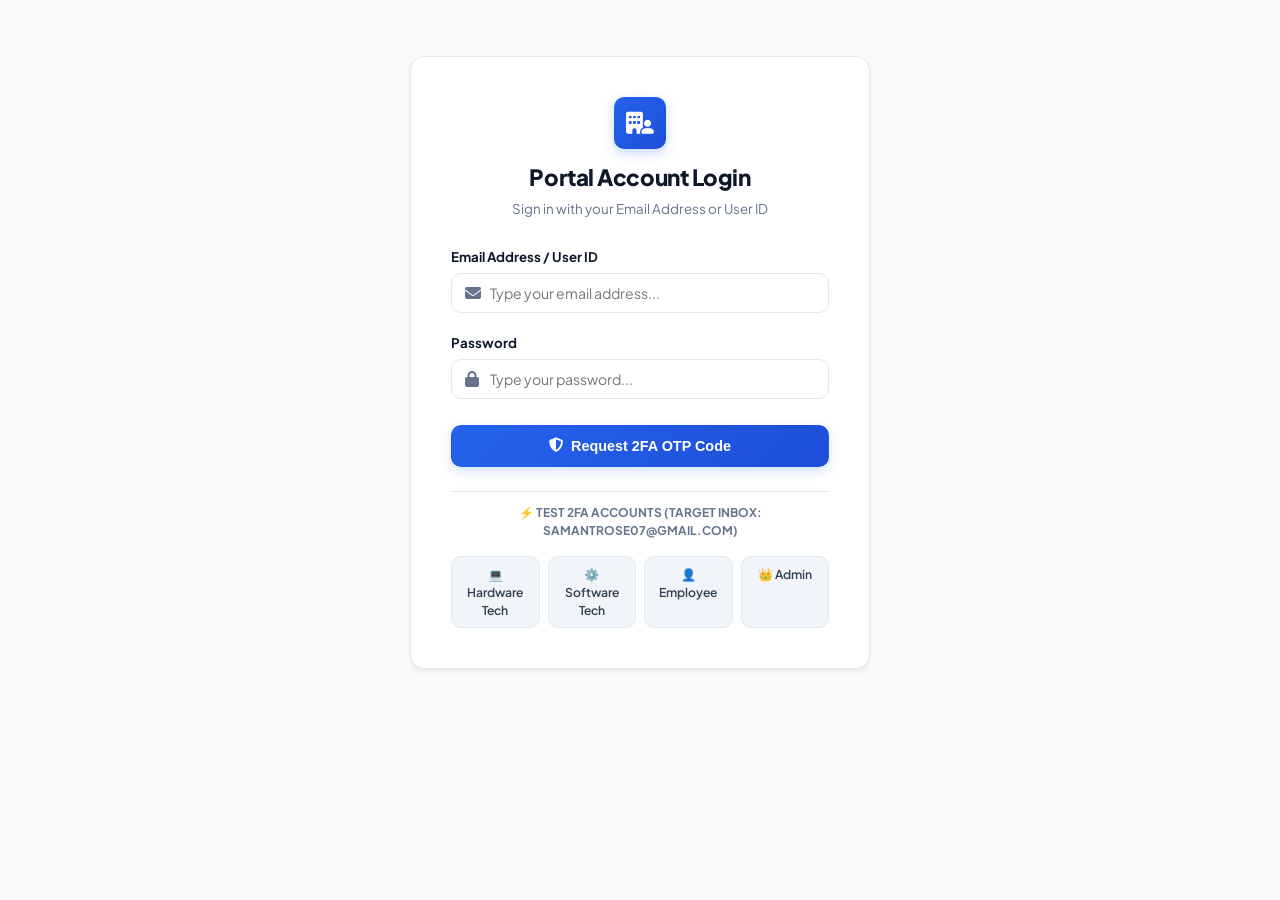
<file: index.html>
<!DOCTYPE html>
<html lang="en">
<head>
  <meta charset="UTF-8">
  <meta name="viewport" content="width=device-width, initial-scale=1.0">
  <title>Enterprise IT & Corporate Facilities Portal</title>
  <meta name="description" content="AI-Powered Enterprise IT & Corporate Facilities Service Portal with multi-role authentication, ticket management, SLA monitoring, and NLP-based auto-triage.">
  <link rel="stylesheet" href="css/styles.css">
  <link rel="stylesheet" href="https://cdnjs.cloudflare.com/ajax/libs/font-awesome/6.5.1/css/all.min.css">
</head>
<body>

  <!-- ==================== HEADER & NAVBAR ==================== -->
  <header id="main-header" style="display: none;">
    <div class="navbar">
      <div class="logo-group">
        <div class="logo-icon"><i class="fa-solid fa-building-user"></i></div>
        <div>
          <div class="logo-title">Enterprise Service Portal</div>
          <div class="logo-sub" id="nav-portal-subtitle">AI-Powered IT & Facilities Operations</div>
        </div>
      </div>

      <div class="header-actions">
        <div class="search-bar-wrap">
          <i class="fa-solid fa-magnifying-glass"></i>
          <input type="text" placeholder="Search tickets, SLAs..." onkeyup="handleGlobalSearch(this.value)">
        </div>

        <button class="btn btn-secondary" style="padding: 8px 12px; position: relative;" onclick="toggleNotificationsModal(true)">
          <i class="fa-solid fa-bell"></i>
          <span id="notif-badge-count" style="position: absolute; top: -3px; right: -3px; background: var(--accent-rose); color: white; border-radius: 50%; width: 16px; height: 16px; font-size: 0.65rem; display: flex; align-items: center; justify-content: center; font-weight: 800;">3</span>
        </button>

        <button class="theme-toggle" id="theme-toggle-btn" onclick="toggleTheme()" title="Toggle Dark/Light Mode">
          <i class="fa-solid fa-moon" id="theme-icon"></i>
        </button>

        <button class="btn btn-secondary" style="padding: 8px 12px;" onclick="toggleSettingsModal(true)">
          <i class="fa-solid fa-gear"></i> Settings
        </button>

        <div class="user-profile">
          <div class="avatar" id="user-avatar">US<div class="avatar-status-dot"></div></div>
          <div>
            <div style="font-size: 0.85rem; font-weight: 700; color: var(--text-heading);" id="user-name">User Account</div>
            <div style="font-size: 0.72rem; color: var(--text-muted); font-weight: 600;" id="user-role-label">Employee</div>
          </div>
          <button class="btn btn-secondary" style="padding: 6px 12px; font-size: 0.8rem; margin-left: 6px;" onclick="handleLogout()">
            <i class="fa-solid fa-right-from-bracket"></i> Logout
          </button>
        </div>
      </div>
    </div>

    <!-- NAVIGATION TABS BAR -->
    <div class="nav-tabs-bar" id="nav-tabs-bar">
      <button class="nav-tab active" data-tab="service-desk" onclick="switchTab('service-desk')">
        <i class="fa-solid fa-headset"></i> Service Desk
      </button>
      <button class="nav-tab" data-tab="knowledge-base" onclick="switchTab('knowledge-base')">
        <i class="fa-solid fa-book-open"></i> Knowledge Base
      </button>
      <button class="nav-tab" data-tab="asset-registry" onclick="switchTab('asset-registry')">
        <i class="fa-solid fa-laptop-code"></i> Asset Registry
      </button>
      <button class="nav-tab" data-tab="incidents" onclick="switchTab('incidents')">
        <i class="fa-solid fa-triangle-exclamation"></i> Major Incidents
      </button>
      <button class="nav-tab" data-tab="analytics" onclick="switchTab('analytics')">
        <i class="fa-solid fa-chart-line"></i> Analytics
      </button>
      <button class="nav-tab" data-tab="changes" onclick="switchTab('changes')">
        <i class="fa-solid fa-code-branch"></i> Change Mgmt
      </button>
      <button class="nav-tab" data-tab="audit" onclick="switchTab('audit')">
        <i class="fa-solid fa-shield-halved"></i> Audit Log
      </button>
      <button class="nav-tab" data-tab="floormap" onclick="switchTab('floormap')">
        <i class="fa-solid fa-map-location-dot"></i> Floor Map
      </button>
    </div>
  </header>

  <!-- ==================== NOTIFICATION CENTER MODAL ==================== -->
  <div id="modal-notifications" class="modal-overlay" style="display: none;">
    <div class="glass-panel modal-card-box" style="max-width: 560px; width: 100%; padding: 1.5rem; max-height: 85vh; display: flex; flex-direction: column;">
      <div style="display: flex; justify-content: space-between; align-items: center; margin-bottom: 1rem; border-bottom: 1px solid var(--border-color); padding-bottom: 10px; flex-shrink: 0;">
        <h3 style="font-size: 1.15rem; font-weight: 800; color: var(--text-heading);">
          <i class="fa-solid fa-bell" style="color: var(--primary-blue);"></i> Active System Notifications
        </h3>
        <button onclick="toggleNotificationsModal(false)" style="background: none; border: none; font-size: 1.2rem; cursor: pointer; color: var(--text-muted);"><i class="fa-solid fa-xmark"></i></button>
      </div>
      <div class="custom-scroll-container" style="flex: 1; overflow-y: auto; padding-right: 8px; display: flex; flex-direction: column; gap: 10px; margin-bottom: 10px;" id="notif-list-container"></div>
      <div style="display: flex; justify-content: space-between; align-items: center; border-top: 1px solid var(--border-color); padding-top: 12px; flex-shrink: 0;">
        <button type="button" class="btn btn-secondary" onclick="markNotificationsRead()"><i class="fa-solid fa-check-double"></i> Mark All as Read</button>
        <button type="button" class="btn btn-secondary" onclick="toggleNotificationsModal(false)">Close</button>
      </div>
    </div>
  </div>

  <!-- ==================== SETTINGS MODAL ==================== -->
  <div id="modal-settings" class="modal-overlay" style="display: none;">
    <div class="glass-panel modal-card-box" style="max-width: 500px; width: 100%; padding: 1.75rem; max-height: 85vh; display: flex; flex-direction: column;">
      <div style="display: flex; justify-content: space-between; align-items: center; margin-bottom: 1.25rem; flex-shrink: 0;">
        <h3 style="font-size: 1.15rem; font-weight: 700; color: var(--text-heading);">
          <i class="fa-solid fa-sliders" style="color: var(--primary-blue);"></i> Security & Emergency Settings
        </h3>
        <button onclick="toggleSettingsModal(false)" style="background: none; border: none; font-size: 1.2rem; cursor: pointer; color: var(--text-muted);"><i class="fa-solid fa-xmark"></i></button>
      </div>

      <form onsubmit="saveUserSettings(event)" style="flex: 1; overflow-y: auto; padding-right: 6px; display: flex; flex-direction: column;">
        <!-- Emergency SOS Hotline Contact -->
        <div style="background: var(--accent-rose-subtle); border: 1px solid var(--accent-rose-border); padding: 1rem 1.15rem; border-radius: var(--radius-md); margin-bottom: 1.25rem;">
          <div style="font-weight: 800; font-size: 0.92rem; color: var(--accent-rose); display: flex; align-items: center; gap: 6px;">
            <i class="fa-solid fa-phone-volume"></i> Emergency SOS Hotline Contact
          </div>
          <p style="font-size: 0.78rem; color: var(--text-body); margin: 4px 0 10px;">Registered phone contact for automated P1 Critical incident voice calls & facility safety alerts.</p>
          <div style="display: flex; gap: 8px;">
            <input type="tel" id="setting-sos-phone" class="form-input" value="9944467393" style="flex: 1;">
            <button type="button" class="btn btn-danger" onclick="triggerSosCallAlert()"><i class="fa-solid fa-phone"></i> Trigger SOS Call</button>
          </div>
        </div>

        <div class="form-group">
          <label class="form-label">Primary Account Email</label>
          <input type="email" id="setting-email" class="form-input" value="samantrose7@gmail.com" readonly style="background: var(--bg-subtle);">
        </div>

        <div class="form-group">
          <label class="form-label">2FA Authentication Protocol</label>
          <select id="setting-2fa-pref" class="form-select">
            <option value="EMAIL">Email 2FA OTP Verification (Gmail Mobile App)</option>
            <option value="SOS_CALL">Emergency Voice Telephony Dispatch (+91 9944467393)</option>
          </select>
        </div>

        <div style="display: flex; justify-content: flex-end; gap: 10px; margin-top: auto; padding-top: 1rem;">
          <button type="button" class="btn btn-secondary" onclick="toggleSettingsModal(false)">Cancel</button>
          <button type="submit" class="btn btn-primary">Save Settings</button>
        </div>
      </form>
    </div>
  </div>

  <!-- ==================== IN-TICKET CHAT MODAL ==================== -->
  <div id="modal-chat" class="modal-overlay" style="display: none;">
    <div class="glass-panel modal-card-box" style="max-width: 580px; width: 100%; padding: 0; overflow: hidden; max-height: 85vh; display: flex; flex-direction: column;">
      <div style="padding: 1.25rem 1.5rem; border-bottom: 1px solid var(--border-color); display: flex; justify-content: space-between; align-items: center; flex-shrink: 0;">
        <h3 style="font-size: 1.05rem; font-weight: 800; color: var(--text-heading);">
          <i class="fa-solid fa-comments" style="color: var(--primary-blue);"></i> Ticket Discussion Thread
        </h3>
        <button onclick="closeChatModal()" style="background: none; border: none; font-size: 1.2rem; cursor: pointer; color: var(--text-muted);"><i class="fa-solid fa-xmark"></i></button>
      </div>
      <div class="chat-container custom-scroll-container" id="chat-messages-container" style="flex: 1; overflow-y: auto;">
        <!-- Chat messages rendered here -->
      </div>
      <div class="chat-input-bar" style="flex-shrink: 0;">
        <input type="text" id="chat-input" class="form-input" placeholder="Type a message..." onkeydown="if(event.key==='Enter')sendChatMessage()" style="border-radius: var(--radius-md) 0 0 var(--radius-md); border-right: none;">
        <button class="btn btn-primary" onclick="sendChatMessage()" style="border-radius: 0 var(--radius-md) var(--radius-md) 0; padding: 10px 18px;">
          <i class="fa-solid fa-paper-plane"></i>
        </button>
      </div>
    </div>
  </div>

  <!-- ==================== CSAT SURVEY MODAL ==================== -->
  <div id="modal-csat" class="modal-overlay" style="display: none;">
    <div class="glass-panel modal-card-box" style="max-width: 440px; width: 100%; padding: 2rem; text-align: center; max-height: 85vh; overflow-y: auto;">
      <div style="width: 56px; height: 56px; background: var(--accent-emerald-subtle); border-radius: 50%; display: inline-flex; align-items: center; justify-content: center; color: var(--accent-emerald); font-size: 1.5rem; margin-bottom: 14px;">
        <i class="fa-solid fa-face-smile"></i>
      </div>
      <h3 style="font-size: 1.15rem; font-weight: 800; color: var(--text-heading); margin-bottom: 6px;">Rate Your Experience</h3>
      <p style="font-size: 0.84rem; color: var(--text-muted); margin-bottom: 1.25rem;">How satisfied are you with the resolution of this ticket?</p>
      <div class="star-rating" id="csat-stars">
        <span class="star" data-rating="1" onclick="setCsatRating(1)"><i class="fa-solid fa-star"></i></span>
        <span class="star" data-rating="2" onclick="setCsatRating(2)"><i class="fa-solid fa-star"></i></span>
        <span class="star" data-rating="3" onclick="setCsatRating(3)"><i class="fa-solid fa-star"></i></span>
        <span class="star" data-rating="4" onclick="setCsatRating(4)"><i class="fa-solid fa-star"></i></span>
        <span class="star" data-rating="5" onclick="setCsatRating(5)"><i class="fa-solid fa-star"></i></span>
      </div>
      <textarea id="csat-feedback" class="form-textarea" placeholder="Optional: Tell us more about your experience..." style="min-height: 70px; margin-top: 1rem;"></textarea>
      <div style="display: flex; gap: 10px; margin-top: 1.25rem; justify-content: center;">
        <button class="btn btn-secondary" onclick="closeCsatModal()">Skip</button>
        <button class="btn btn-primary" onclick="submitCsatRating()"><i class="fa-solid fa-check"></i> Submit Feedback</button>
      </div>
    </div>
  </div>

  <!-- ==================== KB ARTICLE DETAIL MODAL ==================== -->
  <div id="modal-kb-detail" class="modal-overlay" style="display: none;">
    <div class="glass-panel modal-card-box" style="max-width: 680px; width: 100%; padding: 1.75rem; max-height: 85vh; display: flex; flex-direction: column;">
      <div style="display: flex; justify-content: space-between; align-items: center; margin-bottom: 1rem; border-bottom: 1px solid var(--border-color); padding-bottom: 10px; flex-shrink: 0;">
        <h3 style="font-size: 1.2rem; font-weight: 800; color: var(--text-heading);" id="kb-detail-title">
          <i class="fa-solid fa-book-open" style="color: var(--primary-blue);"></i> Article Title
        </h3>
        <button onclick="closeKbDetailModal()" style="background: none; border: none; font-size: 1.2rem; cursor: pointer; color: var(--text-muted);"><i class="fa-solid fa-xmark"></i></button>
      </div>
      <div id="kb-detail-body" class="kb-detail-content custom-scroll-container" style="flex: 1; overflow-y: auto; padding-right: 8px;"></div>
      <div style="margin-top: 1rem; border-top: 1px solid var(--border-color); padding-top: 1rem; display: flex; justify-content: space-between; align-items: center; flex-shrink: 0;">
        <div id="kb-detail-tags" style="display: flex; gap: 6px; flex-wrap: wrap;"></div>
        <button class="btn btn-secondary" onclick="closeKbDetailModal()">Close</button>
      </div>
    </div>
  </div>

  <!-- ==================== MAIN CONTENT AREA ==================== -->
  <main>

    <!-- LOGIN SCREEN -->
    <div id="view-login" class="fade-in login-card-container">
      <div class="glass-panel" style="padding: 2.5rem;">
        <div style="text-align: center; margin-bottom: 1.75rem;">
          <div class="logo-icon" style="margin: 0 auto 12px; width: 52px; height: 52px; font-size: 1.4rem;">
            <i class="fa-solid fa-building-user"></i>
          </div>
          <h2 style="font-size: 1.4rem; font-weight: 800; color: var(--text-heading);">Portal Account Login</h2>
          <p style="font-size: 0.84rem; color: var(--text-muted); margin-top: 4px;">Sign in with your Email Address or User ID</p>
        </div>

        <div id="login-alert-box" style="display: none; padding: 10px 14px; border-radius: var(--radius-md); font-size: 0.82rem; font-weight: 600; margin-bottom: 1.25rem;"></div>

        <form id="form-login" autocomplete="off" onsubmit="handleManualLogin(event)">
          <div class="form-group">
            <label class="form-label">Email Address / User ID</label>
            <div style="position: relative;">
              <i class="fa-solid fa-envelope" style="position: absolute; left: 14px; top: 50%; transform: translateY(-50%); color: var(--text-muted);"></i>
              <input type="text" id="login-email" class="form-input" style="padding-left: 38px;" placeholder="Type your email address..." required autocomplete="off">
            </div>
          </div>
          <div class="form-group">
            <label class="form-label">Password</label>
            <div style="position: relative;">
              <i class="fa-solid fa-lock" style="position: absolute; left: 14px; top: 50%; transform: translateY(-50%); color: var(--text-muted);"></i>
              <input type="password" id="login-password" class="form-input" style="padding-left: 38px;" placeholder="Type your password..." required autocomplete="off">
            </div>
          </div>
          <button type="submit" class="btn btn-primary" style="width: 100%; padding: 12px; font-size: 0.9rem; margin-top: 6px;">
            <i class="fa-solid fa-shield-halved"></i> Request 2FA OTP Code
          </button>
        </form>

        <div style="margin-top: 1.5rem; border-top: 1px solid var(--border-color); padding-top: 12px;">
          <div style="font-size: 0.75rem; font-weight: 700; color: var(--text-muted); text-transform: uppercase; text-align: center; margin-bottom: 8px;">
            ⚡ Test 2FA Accounts (Target Inbox: samantrose07@gmail.com)
          </div>
          <div class="demo-role-pills" style="flex-wrap: wrap;">
            <div class="demo-pill" onclick="quickFillLogin('samantrose07@gmail.com')">💻 Hardware Tech</div>
            <div class="demo-pill" onclick="quickFillLogin('tech_software')">⚙️ Software Tech</div>
            <div class="demo-pill" onclick="quickFillLogin('samantrose94@gmail.com')">👤 Employee</div>
            <div class="demo-pill" onclick="quickFillLogin('samantrose7@gmail.com')">👑 Admin</div>
          </div>
        </div>
      </div>
    </div>

    <!-- 2FA OTP SCREEN -->
    <div id="view-otp-screen" class="fade-in login-card-container" style="display: none;">
      <div class="glass-panel" style="padding: 2.25rem;">
        <div style="text-align: center; margin-bottom: 1.25rem;">
          <div style="width: 52px; height: 52px; background: var(--primary-blue-subtle); border-radius: 50%; display: inline-flex; align-items: center; justify-content: center; color: var(--primary-blue); font-size: 1.4rem; margin-bottom: 10px;">
            <i class="fa-solid fa-shield-halved"></i>
          </div>
          <h2 style="font-size: 1.3rem; font-weight: 800; color: var(--text-heading);">Two-Factor Authentication</h2>
          <p style="font-size: 0.83rem; color: var(--text-muted); margin-top: 4px;">
            Application: <b>Enterprise IT & Corporate Facilities Portal</b>
          </p>
          <div style="background: var(--accent-emerald-subtle); color: var(--accent-emerald); border: 1px solid var(--accent-emerald-border); padding: 12px; border-radius: var(--radius-md); margin-top: 12px; font-size: 0.85rem;" id="screen-otp-demo-code">
            <i class="fa-solid fa-envelope"></i> 2FA OTP Code sent to your email!
          </div>
        </div>

        <form onsubmit="handleOtpSubmit(event)">
          <div class="otp-input-group">
            <input type="text" id="otp1" maxlength="1" class="otp-box" placeholder="-" onkeyup="moveOtpFocus(this, 1)" autofocus required>
            <input type="text" id="otp2" maxlength="1" class="otp-box" placeholder="-" onkeyup="moveOtpFocus(this, 2)" required>
            <input type="text" id="otp3" maxlength="1" class="otp-box" placeholder="-" onkeyup="moveOtpFocus(this, 3)" required>
            <input type="text" id="otp4" maxlength="1" class="otp-box" placeholder="-" onkeyup="moveOtpFocus(this, 4)" required>
            <input type="text" id="otp5" maxlength="1" class="otp-box" placeholder="-" onkeyup="moveOtpFocus(this, 5)" required>
            <input type="text" id="otp6" maxlength="1" class="otp-box" placeholder="-" onkeyup="moveOtpFocus(this, 6)" required>
          </div>
          <button type="submit" class="btn btn-primary" style="width: 100%; padding: 12px; font-size: 0.9rem;">
            <i class="fa-solid fa-shield-check"></i> Verify OTP & Complete Login
          </button>
        </form>
      </div>
    </div>

    <!-- ==================== EMPLOYEE SERVICE DESK VIEW ==================== -->
    <div id="view-employee" class="fade-in" style="display: none;">
      <div class="catalog-grid">
        <div class="catalog-card" onclick="prefillCategory('Hardware / Laptop')">
          <div class="catalog-icon hw"><i class="fa-solid fa-laptop"></i></div>
          <div>
            <div style="font-weight: 700; font-size: 0.88rem; color: var(--text-heading);">Hardware & Devices</div>
            <div style="font-size: 0.75rem; color: var(--text-muted);">Laptop, Display, Keyboard</div>
          </div>
        </div>
        <div class="catalog-card" onclick="prefillCategory('Software / Access')">
          <div class="catalog-icon sw"><i class="fa-solid fa-code"></i></div>
          <div>
            <div style="font-weight: 700; font-size: 0.88rem; color: var(--text-heading);">Software & Access</div>
            <div style="font-size: 0.75rem; color: var(--text-muted);">Licenses, CRM, Permissions</div>
          </div>
        </div>
        <div class="catalog-card" onclick="prefillCategory('Facilities / HVAC')">
          <div class="catalog-icon fac"><i class="fa-solid fa-temperature-arrow-down"></i></div>
          <div>
            <div style="font-weight: 700; font-size: 0.88rem; color: var(--text-heading);">Facilities & HVAC</div>
            <div style="font-size: 0.75rem; color: var(--text-muted);">Cooling, Leaks, Power</div>
          </div>
        </div>
        <div class="catalog-card" onclick="prefillCategory('Network / Connectivity')">
          <div class="catalog-icon net"><i class="fa-solid fa-wifi"></i></div>
          <div>
            <div style="font-weight: 700; font-size: 0.88rem; color: var(--text-heading);">Network & VPN</div>
            <div style="font-size: 0.75rem; color: var(--text-muted);">Wi-Fi, Router, GlobalProtect</div>
          </div>
        </div>
      </div>

      <!-- Quick Action Shortcuts -->
      <div style="display: flex; gap: 10px; margin-bottom: 1.5rem; flex-wrap: wrap;">
        <button class="btn btn-secondary" style="font-size: 0.8rem;" onclick="quickSubmitTicket('Password Reset', 'Software / Access', 'Please reset my Active Directory password.', 'P3_MEDIUM')">
          <i class="fa-solid fa-key"></i> Password Reset
        </button>
        <button class="btn btn-secondary" style="font-size: 0.8rem;" onclick="quickSubmitTicket('VPN Access Request', 'Software / Access', 'Need GlobalProtect VPN access for remote work.', 'P3_MEDIUM')">
          <i class="fa-solid fa-lock"></i> VPN Access
        </button>
        <button class="btn btn-secondary" style="font-size: 0.8rem;" onclick="quickSubmitTicket('New Software Installation', 'Software / Access', 'Requesting installation of licensed software.', 'P3_MEDIUM')">
          <i class="fa-solid fa-download"></i> New Software
        </button>
        <button class="btn btn-secondary" style="font-size: 0.8rem;" onclick="quickSubmitTicket('Hardware Replacement', 'Hardware / Laptop', 'Device is malfunctioning and needs replacement.', 'P2_HIGH')">
          <i class="fa-solid fa-arrows-rotate"></i> Hardware Replace
        </button>
      </div>

      <div class="section-header">
        <div>
          <h1 class="section-title">Submit Service Request</h1>
          <p class="section-desc">Type your issue in plain English. The AI microservice automatically classifies category, urgency, and optimal vendor.</p>
        </div>
      </div>

      <div class="grid-2col">
        <!-- Ticket Form -->
        <div class="glass-panel" style="padding: 1.75rem;">
          <form id="form-create-ticket" onsubmit="handleTicketSubmit(event)">
            <div class="form-group">
              <label class="form-label">Issue Title</label>
              <input type="text" id="input-title" class="form-input" placeholder="e.g. Workstation screen flickering or Server room cooling leak" required>
            </div>
            <div class="form-group">
              <label class="form-label">Location / Desk / Office</label>
              <input type="text" id="input-location" class="form-input" placeholder="e.g. Building B, Floor 3, Desk 304" required>
            </div>
            <div class="form-group">
              <label class="form-label">Link to Asset (Optional)</label>
              <select id="input-asset-link" class="form-select">
                <option value="">-- No Asset Linked --</option>
              </select>
            </div>
            <div class="form-group">
              <label class="form-label">Detailed Description (Natural Language Text)</label>
              <textarea id="input-desc" class="form-textarea" placeholder="Describe what happened, error messages, or physical observations..." required oninput="handleLiveAiAnalysis()"></textarea>
            </div>

            <!-- Self-Service Deflection Box -->
            <div class="deflection-box" id="deflection-box" style="display: none;">
              <div style="font-weight: 800; font-size: 0.85rem; color: var(--accent-emerald); margin-bottom: 8px;">
                <i class="fa-solid fa-lightbulb"></i> Try These Solutions First
              </div>
              <div id="deflection-suggestions"></div>
            </div>

            <!-- Live AI NLP Analysis Preview -->
            <div class="ai-preview-box">
              <span class="ai-badge"><i class="fa-solid fa-microchip"></i> Live Hugging Face NLP AI</span>
              <div style="font-size: 0.82rem; font-weight: 700; color: var(--primary-blue);">AI Microservice Live Inference Engine:</div>
              <div class="ai-meta-grid">
                <div class="ai-meta-item">
                  <div class="ai-meta-label">Category (DistilBERT)</div>
                  <div class="ai-meta-val" id="ai-category" style="color: var(--primary-blue);">-- Type Description --</div>
                </div>
                <div class="ai-meta-item">
                  <div class="ai-meta-label">Sentiment & Urgency (RoBERTa)</div>
                  <div class="ai-meta-val" id="ai-priority" style="color: var(--accent-amber);">-- Neutral --</div>
                </div>
                <div class="ai-meta-item">
                  <div class="ai-meta-label">Auto-Routed Team</div>
                  <div class="ai-meta-val" id="ai-vendor" style="color: var(--accent-emerald);">-- Auto Match --</div>
                </div>
              </div>
            </div>

            <div style="margin-top: 1.25rem;">
              <button type="submit" class="btn btn-primary" style="width: 100%; padding: 12px;">
                <i class="fa-solid fa-paper-plane"></i> Submit Ticket with AI Triage
              </button>
            </div>
          </form>
        </div>

        <!-- My Requests List -->
        <div>
          <div style="display: flex; justify-content: space-between; align-items: center; margin-bottom: 1rem;">
            <h2 style="font-size: 1.15rem; font-weight: 800; color: var(--text-heading);">My Active Requests</h2>
            <span style="font-size: 0.8rem; font-weight: 600; color: var(--text-muted);" id="my-ticket-count">Total: 0 Tickets</span>
          </div>
          <div id="my-tickets-container"></div>
        </div>
      </div>
    </div>

    <!-- ==================== TECHNICIAN WORK QUEUE VIEW ==================== -->
    <div id="view-tech" class="fade-in" style="display: none;">
      <div class="section-header">
        <div>
          <h1 class="section-title">Technician & Specialist Work Queue</h1>
          <p class="section-desc">Assigned incidents and live Service Level Agreement (SLA) countdown timers.</p>
        </div>
      </div>
      <div id="tech-queue-container" class="grid-2col"></div>
    </div>

    <!-- ==================== ADMIN EXECUTIVE DASHBOARD VIEW ==================== -->
    <div id="view-admin" class="fade-in" style="display: none;">
      <div class="section-header">
        <div>
          <h1 class="section-title">Executive Master Analytics Dashboard</h1>
          <p class="section-desc">Real-time enterprise metrics, AI classification health, vendor performance, and security audit overview.</p>
        </div>
      </div>

      <div class="grid-4col" style="margin-bottom: 1.75rem;" id="admin-kpi-cards">
        <!-- KPI cards rendered dynamically -->
      </div>

      <div class="grid-2col">
        <!-- AI Category Table -->
        <div class="glass-panel" style="padding: 1.5rem;">
          <h3 style="font-size: 1.05rem; font-weight: 800; color: var(--text-heading); margin-bottom: 1rem;">AI Classification by Domain Category</h3>
          <table style="width: 100%; border-collapse: collapse; font-size: 0.84rem; color: var(--text-body);">
            <thead>
              <tr style="border-bottom: 1px solid var(--border-color); text-align: left; color: var(--text-muted);">
                <th style="padding: 10px 8px;">Category</th>
                <th style="padding: 10px 8px;">Model Used</th>
                <th style="padding: 10px 8px;">Volume</th>
                <th style="padding: 10px 8px;">Accuracy</th>
              </tr>
            </thead>
            <tbody id="admin-ai-table-body">
              <!-- Rendered dynamically -->
            </tbody>
          </table>
        </div>

        <!-- Vendor Leaderboard -->
        <div class="glass-panel" style="padding: 1.5rem;">
          <h3 style="font-size: 1.05rem; font-weight: 800; color: var(--text-heading); margin-bottom: 1rem;">Specialist Teams & Vendor SLA Compliance</h3>
          <div id="admin-vendor-list" style="display: flex; flex-direction: column; gap: 12px;"></div>
        </div>
      </div>
    </div>

    <!-- ==================== KNOWLEDGE BASE VIEW ==================== -->
    <div id="view-kb" class="fade-in" style="display: none;">
      <div class="section-header">
        <div>
          <h1 class="section-title">Knowledge Base & Self-Service Library</h1>
          <p class="section-desc">Search articles to resolve issues without submitting a ticket. Powered by smart deflection AI.</p>
        </div>
        <div style="display: flex; align-items: center; gap: 10px;">
          <span style="font-size: 0.82rem; font-weight: 700; color: var(--accent-emerald);"><i class="fa-solid fa-arrow-down"></i> Deflection Rate: <span id="kb-deflection-rate">0%</span></span>
        </div>
      </div>
      <div class="kb-search-wrap" style="margin-bottom: 1.5rem;">
        <i class="fa-solid fa-magnifying-glass" style="position: absolute; left: 14px; top: 50%; transform: translateY(-50%); color: var(--text-muted);"></i>
        <input type="text" id="kb-search-input" class="form-input" style="padding-left: 40px; max-width: 480px;" placeholder="Search knowledge base articles..." oninput="searchKbArticles(this.value)">
      </div>
      <div style="display: flex; gap: 8px; margin-bottom: 1.25rem; flex-wrap: wrap;" id="kb-filter-pills">
        <button class="btn btn-secondary" style="font-size: 0.78rem; padding: 5px 12px;" onclick="filterKbByDomain('ALL')">All</button>
        <button class="btn btn-secondary" style="font-size: 0.78rem; padding: 5px 12px;" onclick="filterKbByDomain('HARDWARE')">💻 Hardware</button>
        <button class="btn btn-secondary" style="font-size: 0.78rem; padding: 5px 12px;" onclick="filterKbByDomain('SOFTWARE')">⚙️ Software</button>
        <button class="btn btn-secondary" style="font-size: 0.78rem; padding: 5px 12px;" onclick="filterKbByDomain('FACILITIES')">🏢 Facilities</button>
        <button class="btn btn-secondary" style="font-size: 0.78rem; padding: 5px 12px;" onclick="filterKbByDomain('NETWORK')">📡 Network</button>
      </div>
      <div class="grid-3col" id="kb-articles-grid">
        <!-- KB article cards rendered here -->
      </div>
    </div>

    <!-- ==================== IT ASSET MANAGEMENT VIEW ==================== -->
    <div id="view-itam" class="fade-in" style="display: none;">
      <div class="section-header">
        <div>
          <h1 class="section-title">IT Asset Management Registry</h1>
          <p class="section-desc">Enterprise device inventory, lifecycle tracking, and warranty management.</p>
        </div>
      </div>
      <div class="grid-4col" style="margin-bottom: 1.5rem;" id="itam-summary-cards">
        <!-- Asset summary cards -->
      </div>
      <div class="grid-3col" id="itam-assets-grid">
        <!-- Asset cards rendered here -->
      </div>
    </div>

    <!-- ==================== MAJOR INCIDENTS VIEW ==================== -->
    <div id="view-incidents" class="fade-in" style="display: none;">
      <div class="section-header">
        <div>
          <h1 class="section-title">Major Incident War Room</h1>
          <p class="section-desc">Active outages, coordinated P1 response, and batch ticket resolution.</p>
        </div>
      </div>
      <div id="incidents-container">
        <!-- Incident cards rendered here -->
      </div>
    </div>

    <!-- ==================== SLA ANALYTICS VIEW ==================== -->
    <div id="view-analytics" class="fade-in" style="display: none;">
      <div class="section-header">
        <div>
          <h1 class="section-title">SLA Analytics & Executive Reporting</h1>
          <p class="section-desc">Visual charts, MTTR tracking, vendor compliance scores, and weekly trends.</p>
        </div>
      </div>
      <div class="grid-4col" style="margin-bottom: 1.75rem;" id="analytics-kpi-row">
        <!-- Analytics KPI cards -->
      </div>
      <div class="grid-2col" style="margin-bottom: 1.75rem;">
        <div class="glass-panel" style="padding: 1.5rem;">
          <h3 style="font-size: 1.05rem; font-weight: 800; color: var(--text-heading); margin-bottom: 1.25rem;">Ticket Distribution by Category</h3>
          <div id="chart-category-bars"></div>
        </div>
        <div class="glass-panel" style="padding: 1.5rem;">
          <h3 style="font-size: 1.05rem; font-weight: 800; color: var(--text-heading); margin-bottom: 1.25rem;">Priority Level Breakdown</h3>
          <div id="chart-priority-bars"></div>
        </div>
      </div>
      <div class="glass-panel" style="padding: 1.5rem;">
        <h3 style="font-size: 1.05rem; font-weight: 800; color: var(--text-heading); margin-bottom: 1.25rem;">Vendor SLA Compliance</h3>
        <div id="chart-vendor-compliance"></div>
      </div>
    </div>

    <!-- ==================== CHANGE MANAGEMENT VIEW ==================== -->
    <div id="view-changes" class="fade-in" style="display: none;">
      <div class="section-header">
        <div>
          <h1 class="section-title">Change Management & Advisory Board</h1>
          <p class="section-desc">Submit change requests, track approvals, and manage implementation schedules.</p>
        </div>
      </div>
      <div class="grid-2col">
        <!-- Change Request Form -->
        <div class="glass-panel" style="padding: 1.75rem;">
          <h3 style="font-size: 1.05rem; font-weight: 800; color: var(--text-heading); margin-bottom: 1rem;">
            <i class="fa-solid fa-plus-circle" style="color: var(--primary-blue);"></i> Submit Change Request
          </h3>
          <form id="form-change-request" onsubmit="handleChangeSubmit(event)">
            <div class="form-group">
              <label class="form-label">Change Type</label>
              <select id="change-type" class="form-select" required>
                <option value="Software Install">Software Installation</option>
                <option value="Access Change">Access / Permission Change</option>
                <option value="Config Update">Configuration Update</option>
                <option value="Infrastructure">Infrastructure Change</option>
              </select>
            </div>
            <div class="form-group">
              <label class="form-label">Change Description</label>
              <textarea id="change-desc" class="form-textarea" placeholder="Describe the change and its purpose..." required style="min-height: 80px;"></textarea>
            </div>
            <div class="form-group">
              <label class="form-label">Business Justification</label>
              <input type="text" id="change-justification" class="form-input" placeholder="Why is this change needed?" required>
            </div>
            <div class="form-group">
              <label class="form-label">Expected Impact</label>
              <select id="change-impact" class="form-select">
                <option value="Low">Low — Routine, no downtime</option>
                <option value="Medium">Medium — Brief service interruption</option>
                <option value="High">High — Extended downtime possible</option>
                <option value="Critical">Critical — Production deployment</option>
              </select>
            </div>
            <button type="submit" class="btn btn-primary" style="width: 100%; padding: 12px;">
              <i class="fa-solid fa-paper-plane"></i> Submit Change Request
            </button>
          </form>
        </div>

        <!-- Change Requests Queue -->
        <div>
          <div style="display: flex; justify-content: space-between; align-items: center; margin-bottom: 1rem;">
            <h3 style="font-size: 1.05rem; font-weight: 800; color: var(--text-heading);">Change Request Queue</h3>
            <span style="font-size: 0.8rem; font-weight: 600; color: var(--text-muted);" id="change-count">Total: 0</span>
          </div>
          <div id="changes-container"></div>
        </div>
      </div>
    </div>

    <!-- ==================== AUDIT LOG VIEW ==================== -->
    <div id="view-audit" class="fade-in" style="display: none;">
      <div class="section-header">
        <div>
          <h1 class="section-title">Security & Operations Audit Log</h1>
          <p class="section-desc">Complete activity trail of logins, ticket actions, SOS triggers, and change approvals.</p>
        </div>
      </div>
      <div class="glass-panel" style="padding: 1.5rem; overflow-x: auto;">
        <table class="audit-table" style="width: 100%; border-collapse: collapse; font-size: 0.84rem;">
          <thead>
            <tr style="border-bottom: 2px solid var(--border-color); text-align: left; color: var(--text-muted);">
              <th style="padding: 12px 10px;">Timestamp</th>
              <th style="padding: 12px 10px;">Action</th>
              <th style="padding: 12px 10px;">User</th>
              <th style="padding: 12px 10px;">Details</th>
            </tr>
          </thead>
          <tbody id="audit-log-body">
            <!-- Audit rows rendered here -->
          </tbody>
        </table>
      </div>
    </div>

    <!-- ==================== FLOOR MAP VIEW ==================== -->
    <div id="view-floormap" class="fade-in" style="display: none;">
      <div class="section-header">
        <div>
          <h1 class="section-title">Interactive Facility Floor Map</h1>
          <p class="section-desc">Building layout with live incident location pins and desk assignments.</p>
        </div>
        <div>
          <select class="form-select" id="floormap-floor-select" onchange="renderFloorMap()" style="font-size: 0.82rem; padding: 6px 10px;">
            <option value="1">Floor 1 — Lobby & Facilities</option>
            <option value="2">Floor 2 — Engineering</option>
            <option value="3" selected>Floor 3 — Operations</option>
          </select>
        </div>
      </div>
      <div class="glass-panel" style="padding: 1.5rem;">
        <div class="floor-legend" style="margin-bottom: 1rem;">
          <span class="legend-item"><span class="legend-dot" style="background: #DBEAFE;"></span> Desk</span>
          <span class="legend-item"><span class="legend-dot" style="background: #E0E7FF;"></span> Server Room</span>
          <span class="legend-item"><span class="legend-dot" style="background: #FEE2E2;"></span> HVAC Unit</span>
          <span class="legend-item"><span class="legend-dot" style="background: #D1FAE5;"></span> Network Hub</span>
          <span class="legend-item"><span class="legend-dot" style="background: #FEF3C7;"></span> Meeting Room</span>
          <span class="legend-item"><span class="legend-dot pulse-dot" style="background: var(--accent-rose);"></span> Active Incident</span>
        </div>
        <div class="floor-grid" id="floor-grid">
          <!-- Floor cells rendered here -->
        </div>
      </div>
      <div id="floormap-incident-detail" style="margin-top: 1rem;"></div>
    </div>

  </main>

  <script src="js/app.js"></script>
</body>
</html>
</file>
<file: css/styles.css>
/* ====================================================================
   ENTERPRISE IT & CORPORATE FACILITIES SERVICE PORTAL
   Weeks 1–5: Core Architecture, 2FA Auth, Service Desk, Telephony, AI NLP
   ==================================================================== */

@import url('https://fonts.googleapis.com/css2?family=Plus+Jakarta+Sans:wght@400;500;600;700;800&family=JetBrains+Mono:wght@400;500;700&display=swap');

:root {
  --bg-main: #F8FAFC;
  --bg-surface: #FFFFFF;
  --bg-subtle: #F1F5F9;
  --bg-hover: #E2E8F0;

  --text-heading: #0F172A;
  --text-body: #334155;
  --text-muted: #64748B;
  --text-light: #94A3B8;

  --primary-blue: #2563EB;
  --primary-blue-dark: #1D4ED8;
  --primary-blue-subtle: #EFF6FF;
  --primary-blue-border: #BFDBFE;

  --accent-emerald: #059669;
  --accent-emerald-subtle: #ECFDF5;
  --accent-emerald-border: #A7F3D0;

  --accent-rose: #DC2626;
  --accent-rose-subtle: #FEF2F2;
  --accent-rose-border: #FCA5A5;

  --accent-amber: #D97706;
  --accent-amber-subtle: #FFFBEB;
  --accent-amber-border: #FDE68A;

  --accent-indigo: #4F46E5;
  --accent-indigo-subtle: #EEF2FF;
  --accent-purple: #7C3AED;

  --border-color: #E2E8F0;
  --border-color-focus: #93C5FD;

  --shadow-sm: 0 1px 2px 0 rgba(0,0,0,0.05);
  --shadow-md: 0 4px 6px -1px rgba(0,0,0,0.05), 0 2px 4px -1px rgba(0,0,0,0.03);
  --shadow-lg: 0 10px 25px -3px rgba(15,23,42,0.08), 0 4px 10px -2px rgba(15,23,42,0.04);

  --radius-sm: 6px;
  --radius-md: 10px;
  --radius-lg: 14px;
  --radius-xl: 20px;
}

/* Reset */
* { margin: 0; padding: 0; box-sizing: border-box; }

body {
  font-family: 'Plus Jakarta Sans', -apple-system, BlinkMacSystemFont, 'Segoe UI', Roboto, sans-serif;
  background-color: var(--bg-main);
  color: var(--text-body);
  line-height: 1.5;
  -webkit-font-smoothing: antialiased;
  min-height: 100vh;
  display: flex;
  flex-direction: column;
}

h1, h2, h3, h4, h5, h6 {
  color: var(--text-heading);
  font-weight: 700;
  letter-spacing: -0.02em;
}

/* Glass Panel */
.glass-panel {
  background: var(--bg-surface);
  border: 1px solid var(--border-color);
  border-radius: var(--radius-lg);
  box-shadow: var(--shadow-md);
  transition: all 0.25s cubic-bezier(0.4,0,0.2,1);
}
.glass-panel:hover { box-shadow: var(--shadow-lg); }

/* ==================== HEADER ==================== */
header#main-header {
  position: sticky;
  top: 0;
  z-index: 1000;
  background: rgba(255,255,255,0.94);
  backdrop-filter: blur(12px);
  border-bottom: 1px solid var(--border-color);
  box-shadow: var(--shadow-sm);
}

.navbar {
  max-width: 1400px;
  margin: 0 auto;
  padding: 0.85rem 1.5rem;
  display: flex;
  justify-content: space-between;
  align-items: center;
  gap: 1.5rem;
}

.logo-group { display: flex; align-items: center; gap: 12px; }

.logo-icon {
  width: 42px; height: 42px;
  background: linear-gradient(135deg, var(--primary-blue), var(--primary-blue-dark));
  color: #FFFFFF; border-radius: var(--radius-md);
  display: flex; align-items: center; justify-content: center;
  font-size: 1.2rem;
  box-shadow: 0 4px 12px rgba(37,99,235,0.25);
}

.logo-title { font-size: 1.05rem; font-weight: 800; color: var(--text-heading); letter-spacing: -0.03em; line-height: 1.2; }
.logo-sub { font-size: 0.72rem; color: var(--text-muted); font-weight: 600; }

.header-actions { display: flex; align-items: center; gap: 1rem; }

.search-bar-wrap { position: relative; width: 260px; }
.search-bar-wrap input {
  width: 100%; padding: 8px 12px 8px 36px;
  background: var(--bg-subtle); border: 1px solid var(--border-color);
  border-radius: var(--radius-md); font-size: 0.82rem; color: var(--text-body);
  transition: all 0.2s ease;
}
.search-bar-wrap input:focus {
  outline: none; background: var(--bg-surface);
  border-color: var(--primary-blue); box-shadow: 0 0 0 3px rgba(37,99,235,0.1);
  width: 300px;
}
.search-bar-wrap i { position: absolute; left: 12px; top: 50%; transform: translateY(-50%); color: var(--text-muted); font-size: 0.85rem; }

.user-profile { display: flex; align-items: center; gap: 12px; padding-left: 1rem; border-left: 1px solid var(--border-color); }

.avatar {
  width: 38px; height: 38px;
  background: linear-gradient(135deg, #3B82F6, #1D4ED8);
  color: #FFFFFF; border-radius: 50%;
  display: flex; align-items: center; justify-content: center;
  font-weight: 700; font-size: 0.85rem;
  border: 2px solid #FFFFFF; box-shadow: var(--shadow-sm);
  position: relative;
}

.avatar-status-dot {
  position: absolute; bottom: 0; right: 0;
  width: 10px; height: 10px; background: #10B981;
  border: 2px solid #FFFFFF; border-radius: 50%;
}

/* ==================== BUTTONS ==================== */
.btn {
  display: inline-flex; align-items: center; justify-content: center; gap: 8px;
  padding: 8px 16px; font-size: 0.85rem; font-weight: 600;
  border-radius: var(--radius-md); border: 1px solid transparent;
  cursor: pointer; transition: all 0.2s cubic-bezier(0.4,0,0.2,1);
}

.btn-primary {
  background: linear-gradient(135deg, var(--primary-blue), var(--primary-blue-dark));
  color: #FFFFFF; box-shadow: 0 4px 12px rgba(37,99,235,0.2);
}
.btn-primary:hover { transform: translateY(-1px); box-shadow: 0 6px 16px rgba(37,99,235,0.3); }

.btn-secondary {
  background: var(--bg-surface); color: var(--text-body);
  border-color: var(--border-color); box-shadow: var(--shadow-sm);
}
.btn-secondary:hover { background: var(--bg-subtle); color: var(--text-heading); }

.btn-danger {
  background: linear-gradient(135deg, var(--accent-rose), #B91C1C);
  color: #FFFFFF; box-shadow: 0 4px 12px rgba(220,38,38,0.2);
}
.btn-danger:hover { background: #B91C1C; transform: translateY(-1px); }

/* ==================== LAYOUT ==================== */
main { max-width: 1400px; margin: 0 auto; width: 100%; padding: 1.5rem 1.5rem 4rem; flex: 1; }

.section-header {
  display: flex; justify-content: space-between; align-items: flex-end;
  margin-bottom: 1.5rem; padding-bottom: 0.85rem;
  border-bottom: 1px solid var(--border-color);
}
.section-title { font-size: 1.45rem; font-weight: 800; color: var(--text-heading); }
.section-desc { font-size: 0.88rem; color: var(--text-muted); margin-top: 4px; }

.grid-2col { display: grid; grid-template-columns: 1fr 1fr; gap: 1.75rem; }
.grid-4col { display: grid; grid-template-columns: repeat(4,1fr); gap: 1.25rem; }

@media (max-width: 992px) {
  .grid-2col, .grid-4col { grid-template-columns: 1fr; }
}

/* ==================== LOGIN & OTP ==================== */
.login-card-container { max-width: 460px; margin: 2rem auto; }

.form-group { margin-bottom: 1.25rem; }
.form-label { display: block; font-size: 0.83rem; font-weight: 700; color: var(--text-heading); margin-bottom: 6px; }

.form-input, .form-select, .form-textarea {
  width: 100%; padding: 10px 14px;
  background: var(--bg-surface); border: 1px solid var(--border-color);
  border-radius: var(--radius-md); font-size: 0.88rem;
  color: var(--text-body); font-family: inherit; transition: all 0.2s ease;
}
.form-input:focus, .form-select:focus, .form-textarea:focus {
  outline: none; border-color: var(--primary-blue);
  box-shadow: 0 0 0 3px rgba(37,99,235,0.12);
}
.form-textarea { resize: vertical; min-height: 110px; }

.demo-role-pills { display: flex; gap: 8px; margin-top: 1rem; }
.demo-pill {
  flex: 1; padding: 8px;
  background: var(--bg-subtle); border: 1px solid var(--border-color);
  border-radius: var(--radius-md); font-size: 0.76rem; font-weight: 600;
  color: var(--text-body); text-align: center; cursor: pointer;
  transition: all 0.2s ease;
}
.demo-pill:hover {
  background: var(--primary-blue-subtle); border-color: var(--primary-blue-border);
  color: var(--primary-blue-dark);
}

.otp-input-group { display: flex; gap: 10px; justify-content: center; margin: 1.5rem 0; }
.otp-box {
  width: 48px; height: 54px; text-align: center;
  font-size: 1.35rem; font-weight: 800;
  font-family: 'JetBrains Mono', monospace;
  background: var(--bg-subtle); border: 2px solid var(--border-color);
  border-radius: var(--radius-md); color: var(--primary-blue-dark);
  transition: all 0.2s ease;
}
.otp-box:focus {
  outline: none; border-color: var(--primary-blue);
  background: var(--bg-surface); box-shadow: 0 0 0 4px rgba(37,99,235,0.15);
  transform: translateY(-2px);
}

/* ==================== SERVICE CATALOG QUICK CARDS ==================== */
.catalog-grid { display: grid; grid-template-columns: repeat(4,1fr); gap: 1rem; margin-bottom: 1.75rem; }
.catalog-card {
  padding: 1.15rem; background: var(--bg-surface);
  border: 1px solid var(--border-color); border-radius: var(--radius-lg);
  cursor: pointer; transition: all 0.25s ease;
  display: flex; align-items: center; gap: 12px;
}
.catalog-card:hover { transform: translateY(-2px); border-color: var(--primary-blue); box-shadow: var(--shadow-md); }

.catalog-icon { width: 40px; height: 40px; border-radius: var(--radius-md); display: flex; align-items: center; justify-content: center; font-size: 1.1rem; }
.catalog-icon.hw { background: #EFF6FF; color: #2563EB; }
.catalog-icon.sw { background: #EEF2FF; color: #4F46E5; }
.catalog-icon.fac { background: #FEF2F2; color: #DC2626; }
.catalog-icon.net { background: #ECFDF5; color: #059669; }

/* ==================== AI PREVIEW BOX ==================== */
.ai-preview-box {
  background: linear-gradient(135deg, var(--bg-subtle), var(--primary-blue-subtle));
  border: 1px solid var(--primary-blue-border); border-radius: var(--radius-md);
  padding: 1rem 1.15rem; margin-top: 1rem;
}
.ai-badge {
  display: inline-flex; align-items: center; gap: 6px; padding: 3px 10px;
  background: linear-gradient(135deg, var(--primary-blue), var(--accent-indigo));
  color: #FFFFFF; border-radius: 20px; font-size: 0.72rem; font-weight: 700;
  margin-bottom: 10px;
}
.ai-meta-grid { display: grid; grid-template-columns: repeat(3,1fr); gap: 10px; margin-top: 8px; }
.ai-meta-item { background: var(--bg-surface); padding: 8px 10px; border-radius: var(--radius-sm); border: 1px solid var(--border-color); }
.ai-meta-label { font-size: 0.7rem; color: var(--text-muted); font-weight: 600; text-transform: uppercase; }
.ai-meta-val { font-size: 0.83rem; font-weight: 700; color: var(--text-heading); margin-top: 2px; }

/* ==================== TICKET CARDS ==================== */
.ticket-card {
  padding: 1.25rem; margin-bottom: 1rem;
  display: flex; justify-content: space-between; align-items: flex-start;
  gap: 1rem; position: relative; overflow: hidden;
}
.ticket-card::before { content: ''; position: absolute; left: 0; top: 0; bottom: 0; width: 4px; background: var(--primary-blue); }
.ticket-card.p1::before { background: var(--accent-rose); }
.ticket-card.p2::before { background: var(--accent-amber); }
.ticket-card.p3::before { background: var(--primary-blue); }

.ticket-code {
  font-family: 'JetBrains Mono', monospace; font-weight: 700; font-size: 0.8rem;
  color: var(--primary-blue); background: var(--primary-blue-subtle);
  padding: 3px 8px; border-radius: var(--radius-sm);
}
.ticket-title { font-size: 0.98rem; font-weight: 700; color: var(--text-heading); margin: 6px 0 4px; }
.ticket-meta { display: flex; gap: 14px; font-size: 0.78rem; color: var(--text-muted); flex-wrap: wrap; }

/* Badges */
.badge { display: inline-flex; align-items: center; gap: 5px; padding: 3px 10px; border-radius: 20px; font-size: 0.75rem; font-weight: 700; }
.badge-p1 { background: var(--accent-rose-subtle); color: var(--accent-rose); border: 1px solid var(--accent-rose-border); }
.badge-p2 { background: var(--accent-amber-subtle); color: var(--accent-amber); border: 1px solid var(--accent-amber-border); }
.badge-p3 { background: var(--primary-blue-subtle); color: var(--primary-blue); border: 1px solid var(--primary-blue-border); }

.badge-status { padding: 4px 12px; border-radius: 20px; font-size: 0.76rem; font-weight: 700; }
.badge-status.submitted { background: var(--accent-amber-subtle); color: var(--accent-amber); border: 1px solid var(--accent-amber-border); }
.badge-status.in-progress { background: var(--primary-blue-subtle); color: var(--primary-blue); border: 1px solid var(--primary-blue-border); }
.badge-status.resolved { background: var(--accent-emerald-subtle); color: var(--accent-emerald); border: 1px solid var(--accent-emerald-border); }

/* ==================== ADMIN METRIC CARDS ==================== */
.metric-card { padding: 1.35rem; background: var(--bg-surface); }
.metric-header { display: flex; justify-content: space-between; align-items: center; margin-bottom: 8px; }
.metric-title { font-size: 0.8rem; font-weight: 700; color: var(--text-muted); text-transform: uppercase; letter-spacing: 0.03em; }
.metric-icon-wrap { width: 34px; height: 34px; border-radius: var(--radius-sm); display: flex; align-items: center; justify-content: center; font-size: 0.95rem; }
.metric-value { font-size: 1.75rem; font-weight: 800; color: var(--text-heading); line-height: 1.2; }
.metric-trend { font-size: 0.76rem; font-weight: 600; margin-top: 6px; display: flex; align-items: center; gap: 4px; }
.trend-up { color: var(--accent-emerald); }
.trend-alert { color: var(--accent-rose); font-weight: 700; }

/* Animations */
.fade-in { animation: fadeIn 0.3s ease-in-out forwards; }
@keyframes fadeIn { from { opacity: 0; transform: translateY(6px); } to { opacity: 1; transform: translateY(0); } }

/* Modal */
.modal-overlay {
  position: fixed; inset: 0; background: rgba(15,23,42,0.6);
  backdrop-filter: blur(4px); z-index: 10000;
  display: flex; align-items: center; justify-content: center; padding: 1rem;
}

/* ==================== NAVIGATION TABS ==================== */
.nav-tabs-bar {
  display: flex;
  overflow-x: auto;
  background: var(--bg-subtle);
  border-bottom: 1px solid var(--border-color);
  padding: 0 1.5rem;
  gap: 1.5rem;
  scrollbar-width: none; /* Firefox */
}
.nav-tabs-bar::-webkit-scrollbar {
  display: none; /* Safari and Chrome */
}
.nav-tab {
  display: flex;
  align-items: center;
  gap: 8px;
  padding: 12px 4px;
  color: var(--text-muted);
  font-size: 0.9rem;
  font-weight: 600;
  border-bottom: 2px solid transparent;
  cursor: pointer;
  white-space: nowrap;
  transition: all 0.2s ease;
  background: none;
  border-top: none;
  border-left: none;
  border-right: none;
}
.nav-tab:hover {
  color: var(--text-heading);
}
.nav-tab.active {
  color: var(--primary-blue);
  border-bottom-color: var(--primary-blue);
}

/* ==================== DARK THEME ==================== */
[data-theme="dark"] {
  --bg-main: #0F172A;
  --bg-surface: #1E293B;
  --bg-subtle: #334155;
  --bg-hover: #475569;

  --text-heading: #F1F5F9;
  --text-body: #CBD5E1;
  --text-muted: #94A3B8;
  --text-light: #64748B;

  --border-color: #334155;
  --border-color-focus: #60A5FA;

  --shadow-sm: 0 1px 2px 0 rgba(0,0,0,0.3);
  --shadow-md: 0 4px 6px -1px rgba(0,0,0,0.3), 0 2px 4px -1px rgba(0,0,0,0.25);
  --shadow-lg: 0 10px 25px -3px rgba(0,0,0,0.4), 0 4px 10px -2px rgba(0,0,0,0.3);
}

[data-theme="dark"] header#main-header {
  background: rgba(15,23,42,0.94);
}

[data-theme="dark"] .glass-panel {
  background: var(--bg-surface);
}

.theme-toggle {
  background: transparent;
  border: none;
  color: var(--text-muted);
  font-size: 1.1rem;
  cursor: pointer;
  display: flex;
  align-items: center;
  justify-content: center;
  transition: color 0.2s ease;
}
.theme-toggle:hover {
  color: var(--text-heading);
}

/* Scrollbar styling for dark mode */
[data-theme="dark"] ::-webkit-scrollbar {
  width: 10px;
  height: 10px;
}
[data-theme="dark"] ::-webkit-scrollbar-track {
  background: var(--bg-main);
}
[data-theme="dark"] ::-webkit-scrollbar-thumb {
  background: var(--bg-subtle);
  border-radius: 5px;
}
[data-theme="dark"] ::-webkit-scrollbar-thumb:hover {
  background: var(--bg-hover);
}

/* ==================== KNOWLEDGE BASE ==================== */
.kb-grid {
  display: grid;
  grid-template-columns: repeat(3, 1fr);
  gap: 1.25rem;
}
.kb-card {
  padding: 1.25rem;
  background: var(--bg-surface);
  border: 1px solid var(--border-color);
  border-radius: var(--radius-lg);
  display: flex;
  flex-direction: column;
  gap: 8px;
  transition: all 0.2s ease;
  cursor: pointer;
}
.kb-card:hover {
  border-color: var(--primary-blue);
  box-shadow: var(--shadow-md);
  transform: translateY(-2px);
}
.kb-card-icon {
  font-size: 1.25rem;
  color: var(--primary-blue);
  margin-bottom: 4px;
}
.kb-card-title {
  font-size: 1.05rem;
  font-weight: 700;
  color: var(--text-heading);
}
.kb-card-excerpt {
  font-size: 0.85rem;
  color: var(--text-body);
  display: -webkit-box;
  -webkit-line-clamp: 2;
  -webkit-box-orient: vertical;
  overflow: hidden;
}
.kb-card-meta {
  display: flex;
  justify-content: space-between;
  align-items: center;
  margin-top: auto;
  padding-top: 10px;
}
.kb-card-views {
  font-size: 0.75rem;
  color: var(--text-muted);
  display: flex;
  align-items: center;
  gap: 4px;
}
.kb-tags {
  display: flex;
  gap: 6px;
  flex-wrap: wrap;
}
.kb-tag {
  padding: 2px 8px;
  background: var(--bg-subtle);
  color: var(--text-muted);
  border-radius: 12px;
  font-size: 0.7rem;
  font-weight: 600;
}
.kb-search-wrap {
  position: relative;
  width: 100%;
  max-width: 500px;
  margin-bottom: 1.5rem;
}
.kb-search-wrap input {
  width: 100%;
  padding: 12px 16px 12px 42px;
  background: var(--bg-surface);
  border: 1px solid var(--border-color);
  border-radius: var(--radius-lg);
  font-size: 0.9rem;
  color: var(--text-body);
  box-shadow: var(--shadow-sm);
  transition: all 0.2s ease;
}
.kb-search-wrap input:focus {
  outline: none;
  border-color: var(--primary-blue);
  box-shadow: 0 0 0 3px rgba(37,99,235,0.1);
}
.kb-search-wrap i {
  position: absolute;
  left: 16px;
  top: 50%;
  transform: translateY(-50%);
  color: var(--text-muted);
  font-size: 1rem;
}
.kb-detail-content {
  font-size: 0.95rem;
  color: var(--text-body);
  line-height: 1.6;
}
.kb-detail-content h2, .kb-detail-content h3 {
  margin: 1.5rem 0 0.75rem;
}
.deflection-box {
  background: var(--accent-emerald-subtle);
  border: 1px solid var(--accent-emerald-border);
  border-radius: var(--radius-md);
  padding: 1rem;
  margin-bottom: 1.5rem;
}

/* ==================== ITAM ASSET CARDS ==================== */
.asset-grid {
  display: grid;
  grid-template-columns: repeat(3, 1fr);
  gap: 1.25rem;
}
.asset-card {
  padding: 1.25rem;
  background: var(--bg-surface);
  border: 1px solid var(--border-color);
  border-radius: var(--radius-lg);
  display: flex;
  flex-direction: column;
  gap: 10px;
}
.asset-header {
  display: flex;
  justify-content: space-between;
  align-items: flex-start;
}
.asset-icon-area {
  width: 48px;
  height: 48px;
  background: var(--bg-subtle);
  border-radius: var(--radius-md);
  display: flex;
  align-items: center;
  justify-content: center;
  font-size: 1.5rem;
  color: var(--text-muted);
}
.asset-sn {
  font-family: 'JetBrains Mono', monospace;
  font-size: 0.8rem;
  font-weight: 700;
  color: var(--text-heading);
}
.asset-title {
  font-size: 1rem;
  font-weight: 700;
  color: var(--text-heading);
  margin-top: 4px;
}
.asset-meta {
  font-size: 0.8rem;
  color: var(--text-muted);
  display: flex;
  align-items: center;
  gap: 6px;
}
.asset-status {
  padding: 3px 10px;
  border-radius: 20px;
  font-size: 0.75rem;
  font-weight: 700;
  display: inline-flex;
  align-items: center;
  gap: 6px;
}
.asset-status::before {
  content: '';
  width: 8px;
  height: 8px;
  border-radius: 50%;
  display: inline-block;
}
.asset-status.available { background: var(--accent-emerald-subtle); color: var(--accent-emerald); }
.asset-status.available::before { background: var(--accent-emerald); }
.asset-status.assigned { background: var(--primary-blue-subtle); color: var(--primary-blue); }
.asset-status.assigned::before { background: var(--primary-blue); }
.asset-status.under-repair { background: var(--accent-amber-subtle); color: var(--accent-amber); }
.asset-status.under-repair::before { background: var(--accent-amber); }
.asset-status.retired { background: var(--bg-hover); color: var(--text-muted); }
.asset-status.retired::before { background: var(--text-muted); }

/* ==================== MAJOR INCIDENT WAR ROOM ==================== */
.incident-alert-card {
  background: var(--accent-rose-subtle);
  border: 2px solid var(--accent-rose);
  border-radius: var(--radius-lg);
  padding: 1.5rem;
  margin-bottom: 2rem;
  position: relative;
  overflow: hidden;
  box-shadow: 0 0 0 rgba(220, 38, 38, 0.4);
  animation: pulse-border 2s infinite;
}
@keyframes pulse-border {
  0% { box-shadow: 0 0 0 0 rgba(220, 38, 38, 0.4); }
  70% { box-shadow: 0 0 0 10px rgba(220, 38, 38, 0); }
  100% { box-shadow: 0 0 0 0 rgba(220, 38, 38, 0); }
}
.incident-timeline {
  display: flex;
  flex-direction: column;
  gap: 1.5rem;
  position: relative;
  margin-top: 1.5rem;
  padding-left: 20px;
}
.incident-timeline::before {
  content: '';
  position: absolute;
  left: 5px;
  top: 5px;
  bottom: 5px;
  width: 2px;
  background: var(--border-color);
}
.timeline-step {
  position: relative;
}
.timeline-step::before {
  content: '';
  position: absolute;
  left: -20px;
  top: 5px;
  width: 12px;
  height: 12px;
  border-radius: 50%;
  background: var(--accent-rose);
  border: 3px solid var(--bg-surface);
  box-sizing: content-box;
}

/* ==================== CSS-ONLY BAR CHARTS ==================== */
.chart-container {
  display: flex;
  flex-direction: column;
  gap: 12px;
}
.chart-bar-group {
  display: flex;
  flex-direction: column;
  gap: 4px;
}
.chart-label-wrap {
  display: flex;
  justify-content: space-between;
  align-items: center;
}
.chart-label {
  font-size: 0.85rem;
  font-weight: 600;
  color: var(--text-body);
}
.chart-value {
  font-size: 0.85rem;
  font-weight: 700;
  color: var(--text-heading);
}
.chart-bar {
  width: 100%;
  height: 8px;
  background: var(--bg-subtle);
  border-radius: 4px;
  overflow: hidden;
}
.chart-fill {
  height: 100%;
  border-radius: 4px;
  transition: width 1s cubic-bezier(0.4, 0, 0.2, 1);
}

/* ==================== CHANGE MANAGEMENT ==================== */
.change-card {
  padding: 1.25rem;
  background: var(--bg-surface);
  border: 1px solid var(--border-color);
  border-radius: var(--radius-lg);
  border-left-width: 4px;
  display: flex;
  flex-direction: column;
  gap: 12px;
}
.change-card.risk-low { border-left-color: var(--accent-emerald); }
.change-card.risk-medium { border-left-color: var(--accent-amber); }
.change-card.risk-high { border-left-color: var(--accent-rose); }
.change-card.risk-critical { border-left-color: var(--accent-purple); }

.change-status-badge {
  padding: 4px 10px;
  border-radius: 6px;
  font-size: 0.75rem;
  font-weight: 700;
  display: inline-flex;
}
.change-status-badge.pending { background: var(--accent-amber-subtle); color: var(--accent-amber); }
.change-status-badge.approved { background: var(--accent-emerald-subtle); color: var(--accent-emerald); }
.change-status-badge.rejected { background: var(--accent-rose-subtle); color: var(--accent-rose); }
.change-status-badge.implemented { background: var(--primary-blue-subtle); color: var(--primary-blue); }

.approval-actions {
  display: flex;
  gap: 8px;
  margin-top: 8px;
}

/* ==================== IN-TICKET CHAT ==================== */
.chat-container {
  display: flex;
  flex-direction: column;
  gap: 1rem;
  height: 400px;
  overflow-y: auto;
  padding: 1rem;
  background: var(--bg-main);
  border: 1px solid var(--border-color);
  border-radius: var(--radius-md) var(--radius-md) 0 0;
}
.chat-bubble {
  max-width: 75%;
  padding: 10px 14px;
  border-radius: var(--radius-lg);
  font-size: 0.9rem;
  line-height: 1.4;
  position: relative;
}
.chat-bubble-user {
  align-self: flex-end;
  background: var(--primary-blue);
  color: #FFFFFF;
  border-bottom-right-radius: 4px;
}
.chat-bubble-tech {
  align-self: flex-start;
  background: var(--bg-surface);
  color: var(--text-body);
  border: 1px solid var(--border-color);
  border-bottom-left-radius: 4px;
}
.chat-input-bar {
  display: flex;
  gap: 10px;
  padding: 1rem;
  background: var(--bg-surface);
  border: 1px solid var(--border-color);
  border-top: none;
  border-radius: 0 0 var(--radius-md) var(--radius-md);
}

/* ==================== CSAT STAR RATING ==================== */
.star-rating {
  display: inline-flex;
  flex-direction: row-reverse;
  gap: 4px;
}
.star {
  font-size: 1.5rem;
  color: var(--bg-hover);
  cursor: pointer;
  transition: all 0.2s ease;
}
.star:hover,
.star:hover ~ .star,
.star.active,
.star.active ~ .star {
  color: #F59E0B;
  transform: scale(1.1);
}

/* ==================== AUDIT LOG ==================== */
.audit-table {
  width: 100%;
  border-collapse: collapse;
  font-size: 0.85rem;
}
.audit-table th,
.audit-table td {
  padding: 12px 16px;
  text-align: left;
  border-bottom: 1px solid var(--border-color);
}
.audit-table th {
  font-weight: 700;
  color: var(--text-muted);
  background: var(--bg-subtle);
}
.audit-row:nth-child(even) {
  background: var(--bg-main);
}
.audit-row:hover {
  background: var(--bg-subtle);
}
.audit-action-badge {
  padding: 3px 8px;
  border-radius: 4px;
  font-size: 0.7rem;
  font-weight: 700;
}
.audit-action-badge.login { background: var(--primary-blue-subtle); color: var(--primary-blue); }
.audit-action-badge.ticket { background: var(--accent-emerald-subtle); color: var(--accent-emerald); }
.audit-action-badge.sos { background: var(--accent-rose-subtle); color: var(--accent-rose); }
.audit-action-badge.change { background: var(--accent-indigo-subtle); color: var(--accent-indigo); }

/* ==================== FLOOR MAP ==================== */
.floor-map-container {
  border: 2px solid var(--border-color);
  border-radius: var(--radius-lg);
  padding: 1rem;
  background: var(--bg-surface);
  overflow-x: auto;
}
.floor-grid {
  display: grid;
  grid-template-columns: repeat(10, 40px);
  grid-template-rows: repeat(6, 40px);
  gap: 4px;
  width: max-content;
}
.floor-cell {
  border: 1px solid var(--border-color);
  border-radius: 4px;
  background: var(--bg-subtle);
  position: relative;
}
.floor-cell.desk {
  background: var(--primary-blue-subtle);
  border-color: var(--primary-blue-border);
}
.floor-cell.server-room {
  background: var(--text-heading);
  border-color: var(--text-heading);
}
.floor-cell.has-incident::after {
  content: '';
  position: absolute;
  top: -4px;
  right: -4px;
  width: 12px;
  height: 12px;
  background: var(--accent-rose);
  border-radius: 50%;
  border: 2px solid #FFFFFF;
  animation: pulse-dot 1.5s infinite;
}
@keyframes pulse-dot {
  0% { transform: scale(0.95); box-shadow: 0 0 0 0 rgba(220, 38, 38, 0.7); }
  70% { transform: scale(1); box-shadow: 0 0 0 6px rgba(220, 38, 38, 0); }
  100% { transform: scale(0.95); box-shadow: 0 0 0 0 rgba(220, 38, 38, 0); }
}
.floor-legend {
  display: flex;
  gap: 16px;
  margin-top: 1rem;
  font-size: 0.8rem;
}
.legend-item {
  display: flex;
  align-items: center;
  gap: 6px;
}
.legend-color {
  width: 16px;
  height: 16px;
  border-radius: 4px;
}

/* ==================== UTILITIES & BUTTON VARIANTS ==================== */
.grid-3col {
  display: grid;
  grid-template-columns: repeat(3, 1fr);
  gap: 1.25rem;
}
@media (max-width: 992px) {
  .grid-3col { grid-template-columns: 1fr; }
  .kb-grid, .asset-grid { grid-template-columns: 1fr; }
}

.btn-success {
  background: linear-gradient(135deg, var(--accent-emerald), #047857);
  color: #FFFFFF;
  box-shadow: 0 4px 12px rgba(5, 150, 105, 0.2);
}
.btn-success:hover {
  transform: translateY(-1px);
  box-shadow: 0 6px 16px rgba(5, 150, 105, 0.3);
}

.btn-warning {
  background: linear-gradient(135deg, var(--accent-amber), #B45309);
  color: #FFFFFF;
  box-shadow: 0 4px 12px rgba(217, 119, 6, 0.2);
}
.btn-warning:hover {
  transform: translateY(-1px);
  box-shadow: 0 6px 16px rgba(217, 119, 6, 0.3);
}

/* ==================== CUSTOM MODAL SCROLLBARS ==================== */
.custom-scroll-container {
  scrollbar-width: thin;
  scrollbar-color: var(--primary-blue) var(--bg-subtle);
}
.custom-scroll-container::-webkit-scrollbar {
  width: 7px;
  height: 7px;
}
.custom-scroll-container::-webkit-scrollbar-track {
  background: var(--bg-subtle);
  border-radius: 4px;
}
.custom-scroll-container::-webkit-scrollbar-thumb {
  background: var(--primary-blue);
  border-radius: 4px;
}
.custom-scroll-container::-webkit-scrollbar-thumb:hover {
  background: #1D4ED8;
}

.modal-card-box {
  border: 1px solid var(--border-color);
  box-shadow: var(--shadow-lg);
  position: relative;
  z-index: 10001;
}
</file>
